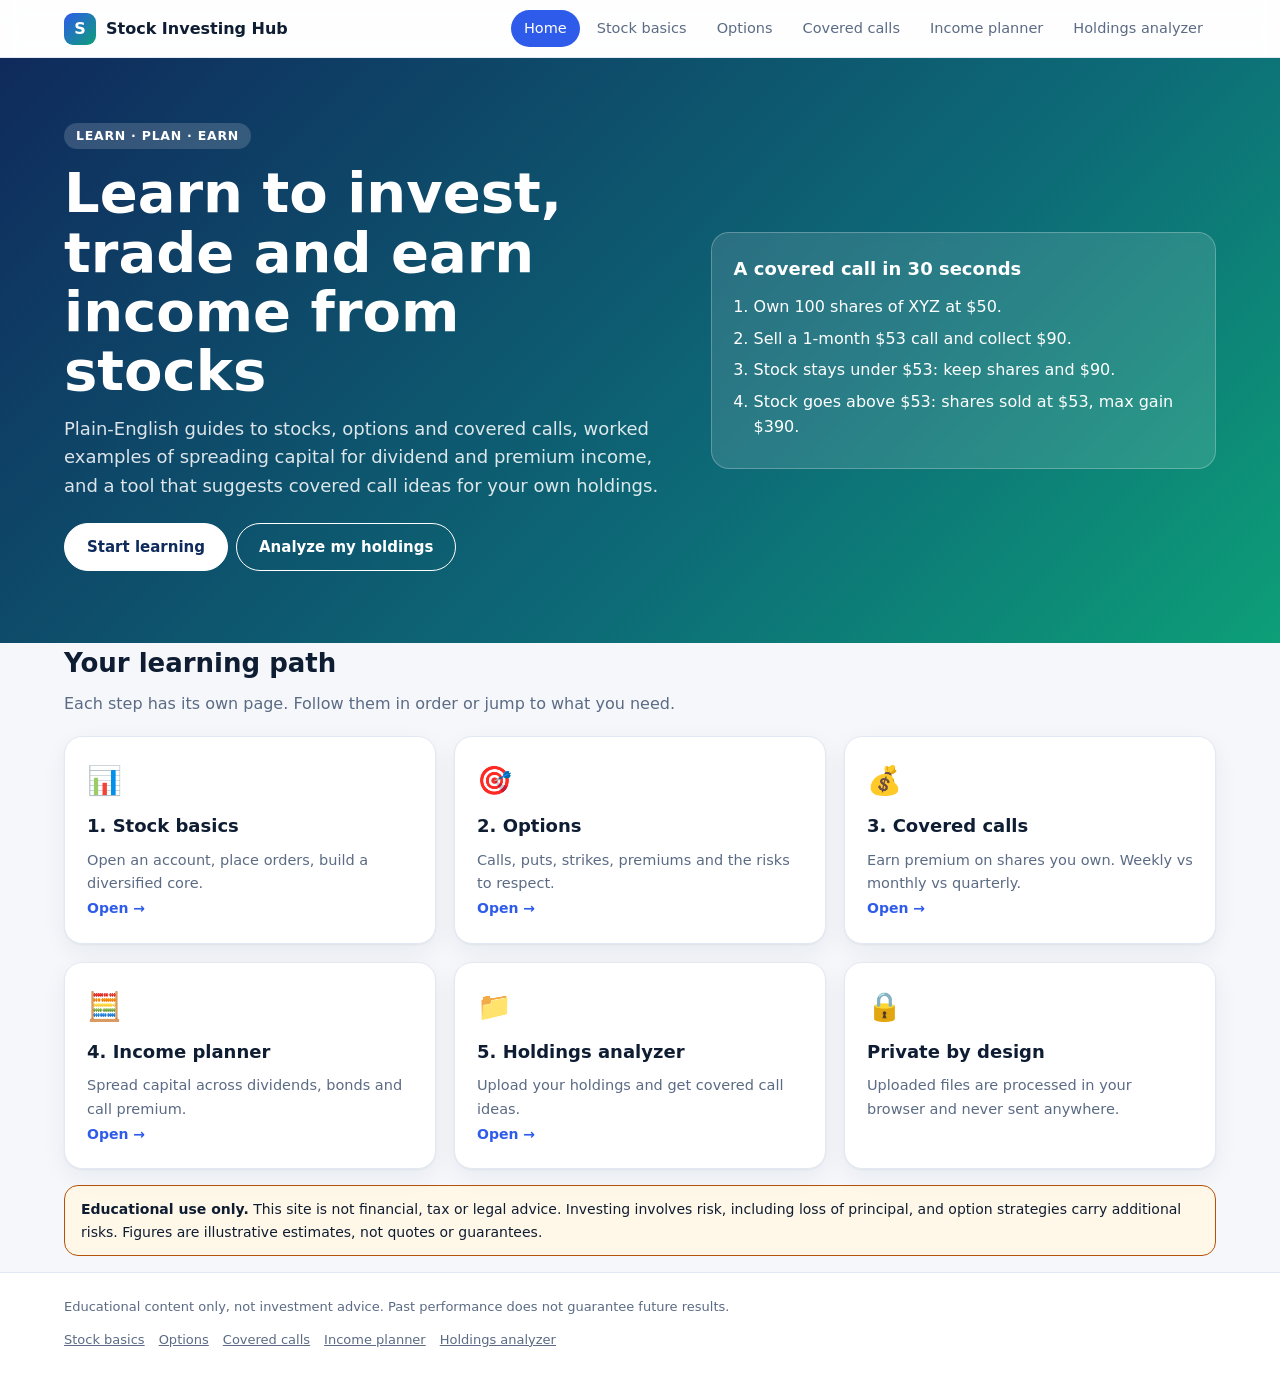
<file: site/index.html>
<!DOCTYPE html>
<html lang="en"><head><meta charset="utf-8"><meta name="viewport" content="width=device-width, initial-scale=1, viewport-fit=cover"><title>Home | Stock Investing Hub</title><link rel="stylesheet" href="styles.css"></head><body>
<header class="site-head"><div class="wrap head-in"><a class="logo" href="index.html"><i>S</i><span>Stock Investing Hub</span></a><nav><a href="index.html" aria-current="page">Home</a><a href="stocks.html">Stock basics</a><a href="options.html">Options</a><a href="covered-calls.html">Covered calls</a><a href="planner.html">Income planner</a><a href="analyzer.html">Holdings analyzer</a></nav></div></header>
<section class="hero"><div class="wrap"><div><span class="kick">Learn &middot; Plan &middot; Earn</span><h1>Learn to invest, trade and earn income from stocks</h1><p>Plain-English guides to stocks, options and covered calls, worked examples of spreading capital for dividend and premium income, and a tool that suggests covered call ideas for your own holdings.</p><a class="btn" href="stocks.html">Start learning</a><a class="btn alt" href="analyzer.html">Analyze my holdings</a></div>
<div class="glass"><h3>A covered call in 30 seconds</h3><ol><li>Own 100 shares of XYZ at $50.</li><li>Sell a 1-month $53 call and collect $90.</li><li>Stock stays under $53: keep shares and $90.</li><li>Stock goes above $53: shares sold at $53, max gain $390.</li></ol></div></div></section>
<main class="wrap"><h2>Your learning path</h2><p class="sub">Each step has its own page. Follow them in order or jump to what you need.</p>
<div class="grid g3">
<a class="tile" href="stocks.html"><span class="ic">📊</span><h3>1. Stock basics</h3><p>Open an account, place orders, build a diversified core.</p><b>Open &rarr;</b></a>
<a class="tile" href="options.html"><span class="ic">🎯</span><h3>2. Options</h3><p>Calls, puts, strikes, premiums and the risks to respect.</p><b>Open &rarr;</b></a>
<a class="tile" href="covered-calls.html"><span class="ic">💰</span><h3>3. Covered calls</h3><p>Earn premium on shares you own. Weekly vs monthly vs quarterly.</p><b>Open &rarr;</b></a>
<a class="tile" href="planner.html"><span class="ic">🧮</span><h3>4. Income planner</h3><p>Spread capital across dividends, bonds and call premium.</p><b>Open &rarr;</b></a>
<a class="tile" href="analyzer.html"><span class="ic">📁</span><h3>5. Holdings analyzer</h3><p>Upload your holdings and get covered call ideas.</p><b>Open &rarr;</b></a>
<div class="tile"><span class="ic">🔒</span><h3>Private by design</h3><p>Uploaded files are processed in your browser and never sent anywhere.</p></div></div><div class="warn"><b>Educational use only.</b> This site is not financial, tax or legal advice. Investing involves risk, including loss of principal, and option strategies carry additional risks. Figures are illustrative estimates, not quotes or guarantees.</div></main>
<footer><div class="wrap"><span>Educational content only, not investment advice. Past performance does not guarantee future results.</span><span><a href="stocks.html">Stock basics</a><a href="options.html">Options</a><a href="covered-calls.html">Covered calls</a><a href="planner.html">Income planner</a><a href="analyzer.html">Holdings analyzer</a></span></div></footer></body></html>
</file>
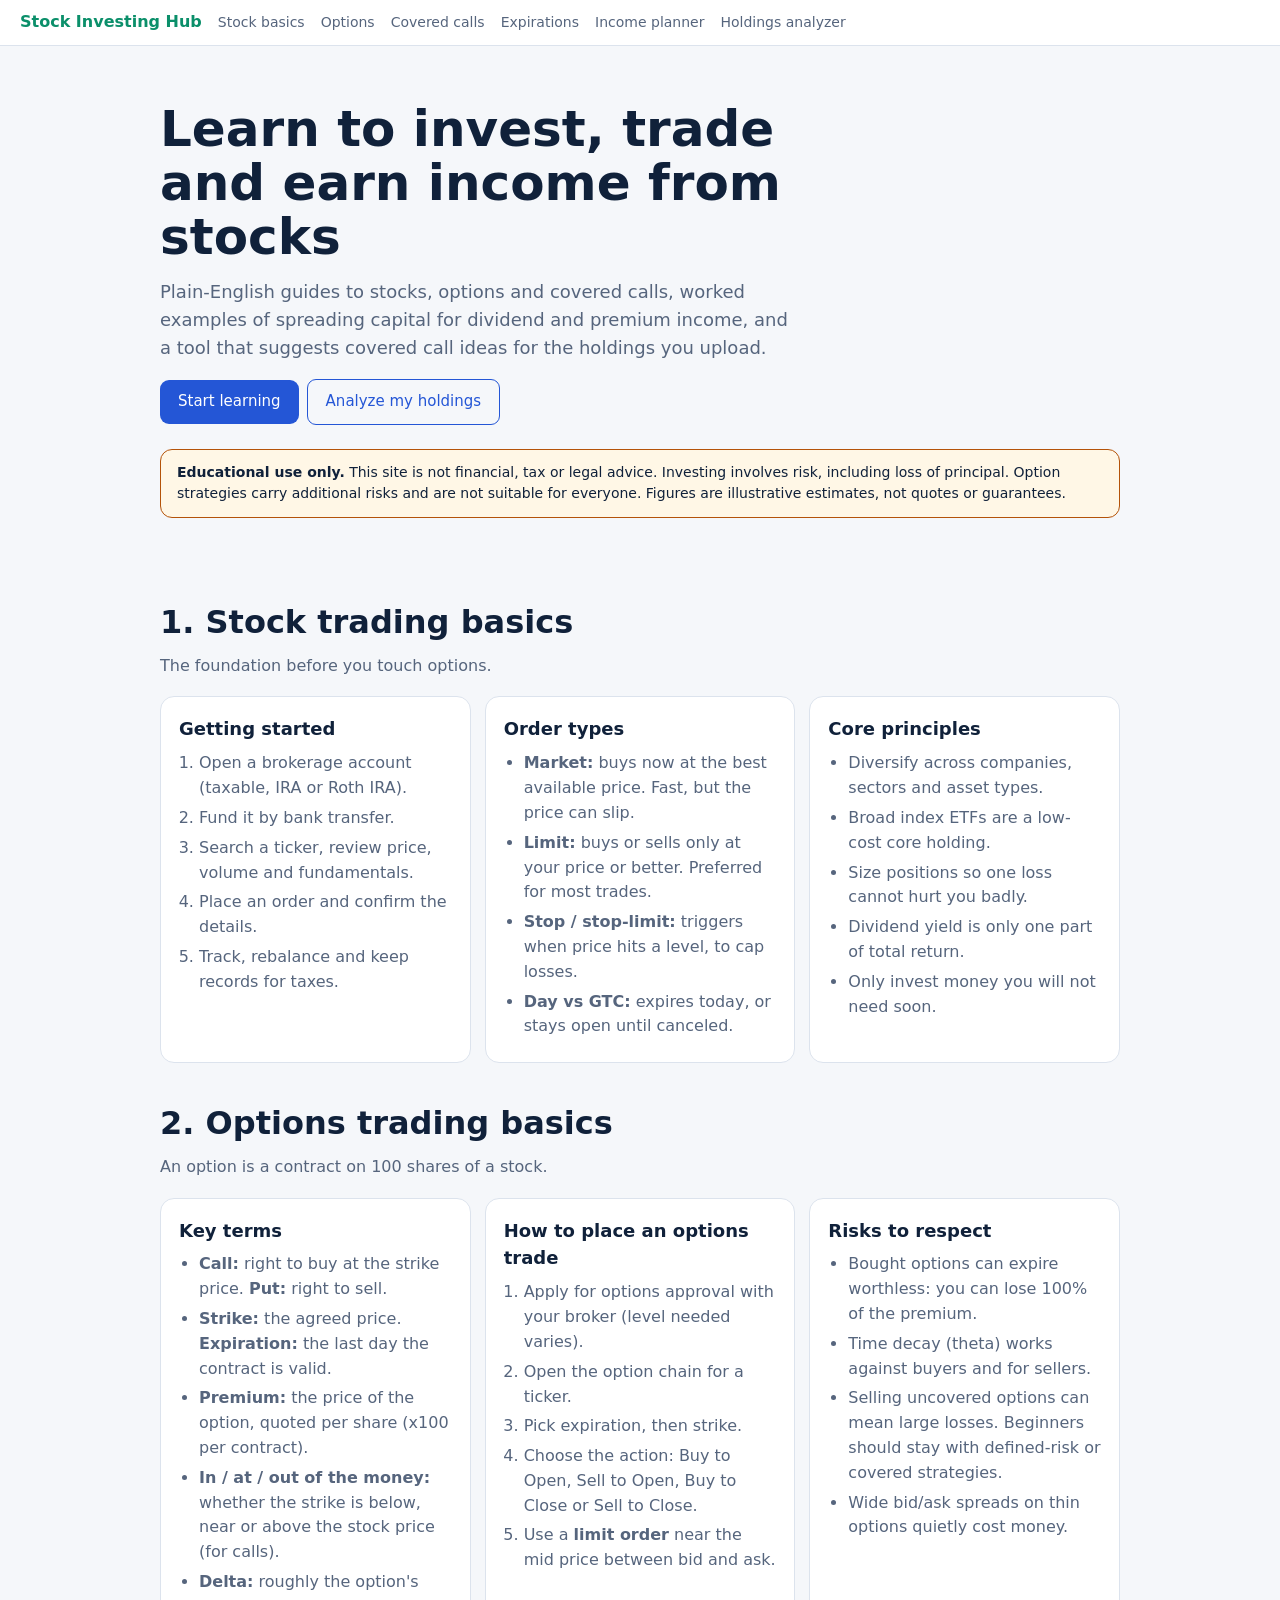
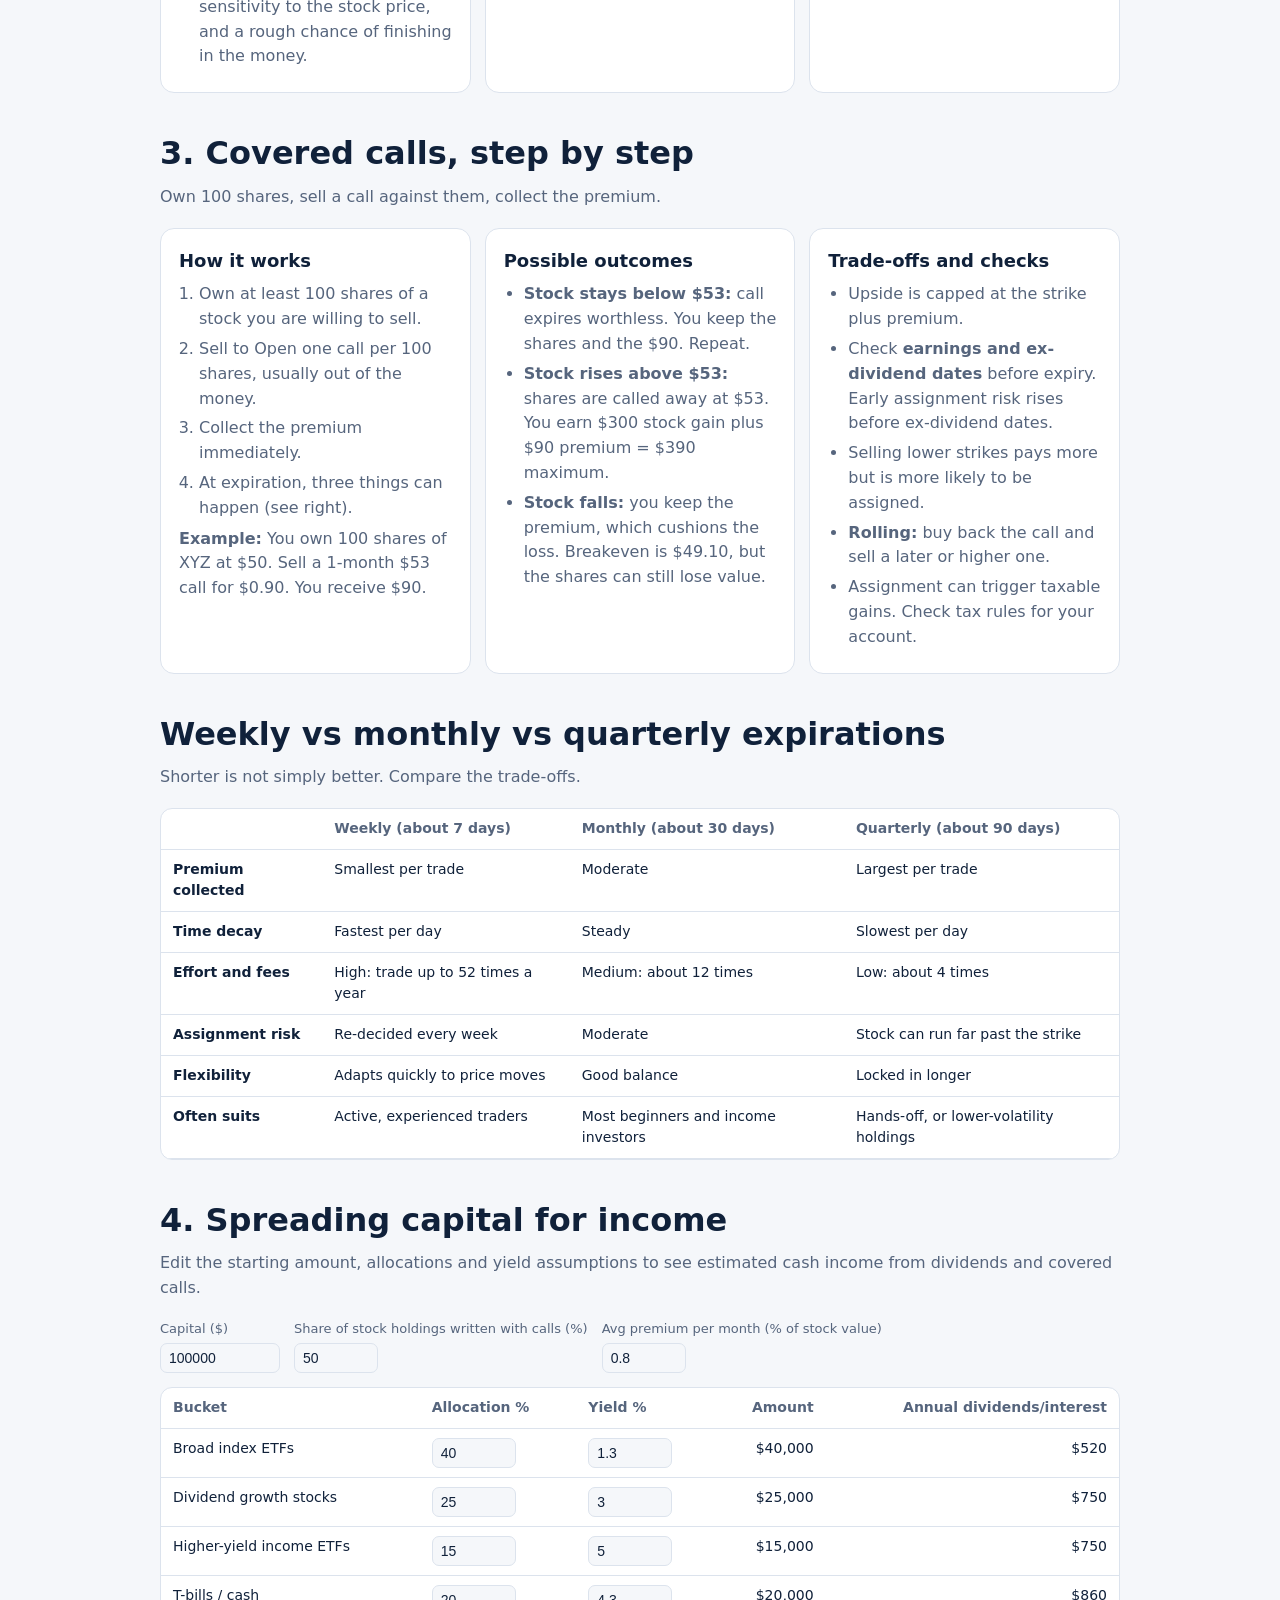
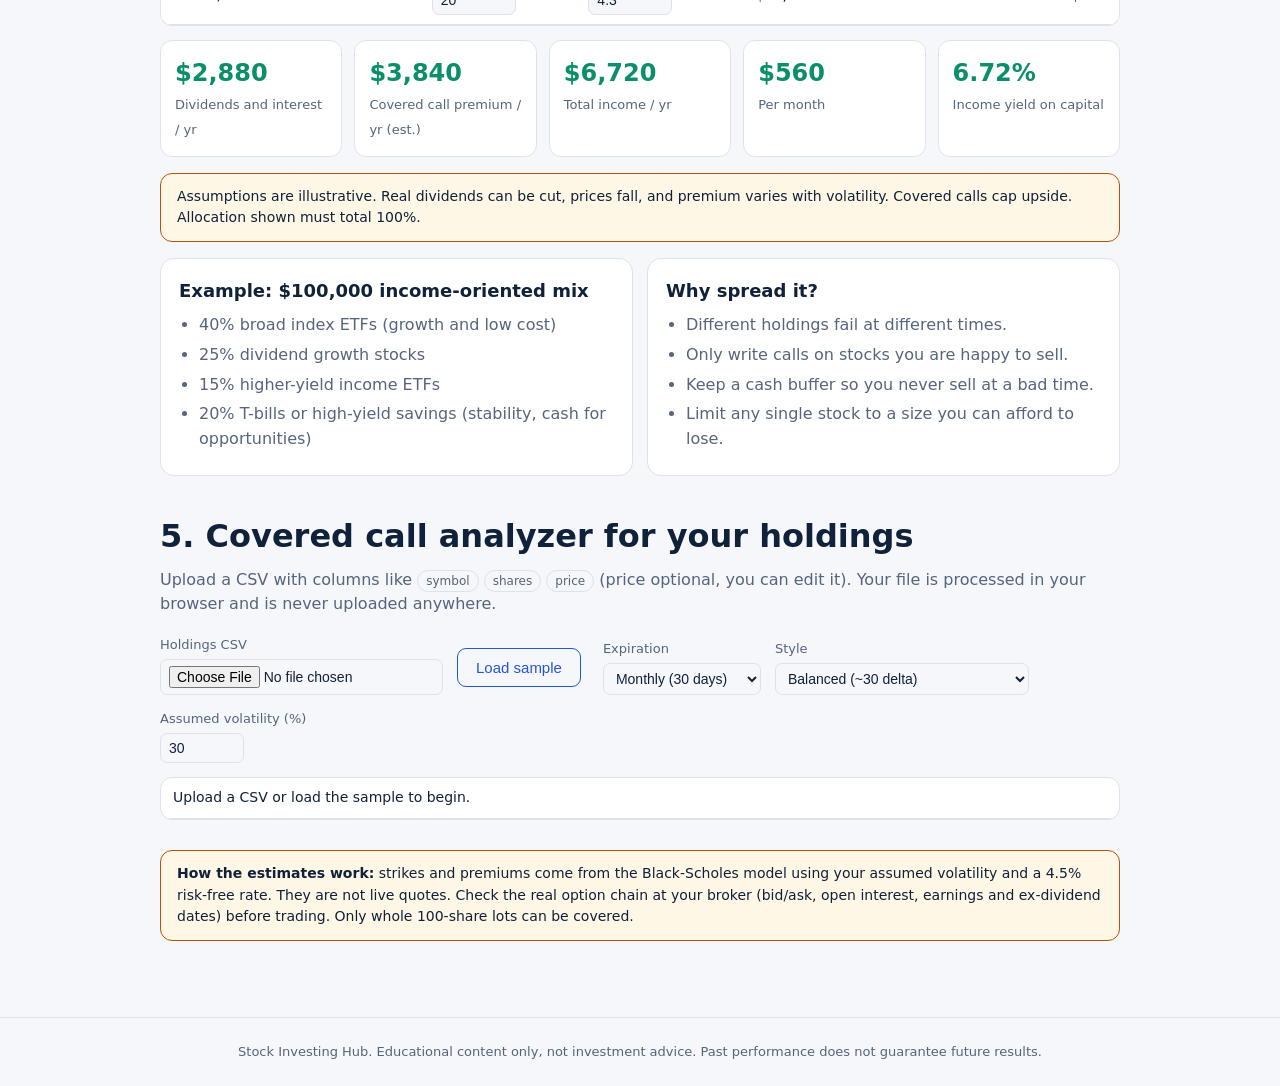
<file: stock-hub-oci/site/index.html>
<!DOCTYPE html>
<html lang="en">
<head>
<meta charset="utf-8">
<meta name="viewport" content="width=device-width, initial-scale=1, viewport-fit=cover">
<title>Stock Investing Hub: Learn Stocks, Options and Covered Calls</title>
<style>
:root{--bg:#f5f7fa;--card:#fff;--ink:#10213a;--mute:#56657d;--acc:#0b8f6a;--acc2:#2456d6;--line:#dce3ed;--warn:#b45309;--warnbg:#fff7e6;
box-sizing:border-box;padding-top:env(safe-area-inset-top,0px);padding-bottom:env(safe-area-inset-bottom,0px)}
@media (prefers-color-scheme:dark){:root:not([data-theme="light"]){--bg:#0b1322;--card:#141f35;--ink:#e9eff9;--mute:#9aaac6;--acc:#34d399;--acc2:#7ea2ff;--line:#26385a;--warn:#fbbf24;--warnbg:#2b2210}}
:root[data-theme="dark"]{--bg:#0b1322;--card:#141f35;--ink:#e9eff9;--mute:#9aaac6;--acc:#34d399;--acc2:#7ea2ff;--line:#26385a;--warn:#fbbf24;--warnbg:#2b2210}
html{scroll-padding-top:70px;scroll-behavior:smooth}
*{box-sizing:border-box}
body{margin:0;background:var(--bg);color:var(--ink);font-family:Inter,system-ui,-apple-system,"Segoe UI",Roboto,sans-serif;line-height:1.55}
header{position:sticky;top:env(safe-area-inset-top,0px);background:var(--card);border-bottom:1px solid var(--line);z-index:5;display:flex;gap:16px;align-items:center;padding:10px 20px;overflow-x:auto;white-space:nowrap}
header b{color:var(--acc)}
header a{color:var(--mute);text-decoration:none;font-size:14px}
header a:hover{color:var(--ink)}
main{max-width:1000px;margin:0 auto;padding:0 20px 60px}
.hero{padding:56px 0 28px}
.hero h1{font-size:clamp(30px,5vw,50px);line-height:1.08;margin:0 0 14px;max-width:20ch}
.hero p{font-size:18px;color:var(--mute);max-width:56ch;margin:0 0 18px}
.btn{display:inline-block;background:var(--acc2);color:#fff;border:0;border-radius:9px;padding:10px 18px;font-size:15px;cursor:pointer;text-decoration:none;margin:0 8px 8px 0}
.btn.alt{background:transparent;color:var(--acc2);border:1px solid var(--acc2)}
section{padding-top:36px}
h2{font-size:clamp(24px,3.5vw,32px);margin:0 0 6px}
.sub{color:var(--mute);margin:0 0 18px}
.grid{display:grid;gap:14px;grid-template-columns:repeat(auto-fit,minmax(280px,1fr))}
.card{background:var(--card);border:1px solid var(--line);border-radius:14px;padding:18px}
.card h3{margin:0 0 8px;font-size:18px}
.card ol,.card ul{margin:6px 0 0;padding-left:20px;color:var(--mute)}
.card li{margin-bottom:5px}
.card p{margin:6px 0;color:var(--mute)}
.warn{background:var(--warnbg);border:1px solid var(--warn);border-radius:12px;padding:12px 16px;color:var(--ink);font-size:14px;margin:16px 0}
.tw{overflow-x:auto;border:1px solid var(--line);border-radius:12px;background:var(--card)}
table{border-collapse:collapse;width:100%;font-size:14px}
th,td{padding:9px 12px;text-align:left;border-bottom:1px solid var(--line);vertical-align:top}
th{color:var(--mute);font-weight:600;white-space:nowrap}
td.n,th.n{text-align:right;white-space:nowrap}
input,select{background:var(--bg);color:var(--ink);border:1px solid var(--line);border-radius:7px;padding:6px 8px;font-size:14px;max-width:100%}
input[type=number]{width:84px}
.ctl{display:flex;flex-wrap:wrap;gap:14px;align-items:end;margin-bottom:14px}
.ctl label{display:flex;flex-direction:column;font-size:13px;color:var(--mute);gap:4px}
.kpis{display:grid;gap:12px;grid-template-columns:repeat(auto-fit,minmax(170px,1fr));margin-top:14px}
.kpi{background:var(--card);border:1px solid var(--line);border-radius:12px;padding:14px}
.kpi b{display:block;font-size:24px;color:var(--acc)}
.kpi span{font-size:13px;color:var(--mute)}
.pill{display:inline-block;padding:1px 8px;border-radius:99px;background:var(--bg);border:1px solid var(--line);font-size:12px;color:var(--mute)}
footer{border-top:1px solid var(--line);padding:24px 20px;text-align:center;color:var(--mute);font-size:13px}
</style>
</head>
<body>
<header><b>Stock Investing Hub</b><a href="#basics">Stock basics</a><a href="#options">Options</a><a href="#cc">Covered calls</a><a href="#expiry">Expirations</a><a href="#plan">Income planner</a><a href="#analyzer">Holdings analyzer</a></header>
<main>
<div class="hero">
<h1>Learn to invest, trade and earn income from stocks</h1>
<p>Plain-English guides to stocks, options and covered calls, worked examples of spreading capital for dividend and premium income, and a tool that suggests covered call ideas for the holdings you upload.</p>
<a class="btn" href="#basics">Start learning</a><a class="btn alt" href="#analyzer">Analyze my holdings</a>
<div class="warn"><b>Educational use only.</b> This site is not financial, tax or legal advice. Investing involves risk, including loss of principal. Option strategies carry additional risks and are not suitable for everyone. Figures are illustrative estimates, not quotes or guarantees.</div>
</div>

<section id="basics"><h2>1. Stock trading basics</h2><p class="sub">The foundation before you touch options.</p>
<div class="grid">
<div class="card"><h3>Getting started</h3><ol><li>Open a brokerage account (taxable, IRA or Roth IRA).</li><li>Fund it by bank transfer.</li><li>Search a ticker, review price, volume and fundamentals.</li><li>Place an order and confirm the details.</li><li>Track, rebalance and keep records for taxes.</li></ol></div>
<div class="card"><h3>Order types</h3><ul><li><b>Market:</b> buys now at the best available price. Fast, but the price can slip.</li><li><b>Limit:</b> buys or sells only at your price or better. Preferred for most trades.</li><li><b>Stop / stop-limit:</b> triggers when price hits a level, to cap losses.</li><li><b>Day vs GTC:</b> expires today, or stays open until canceled.</li></ul></div>
<div class="card"><h3>Core principles</h3><ul><li>Diversify across companies, sectors and asset types.</li><li>Broad index ETFs are a low-cost core holding.</li><li>Size positions so one loss cannot hurt you badly.</li><li>Dividend yield is only one part of total return.</li><li>Only invest money you will not need soon.</li></ul></div>
</div></section>

<section id="options"><h2>2. Options trading basics</h2><p class="sub">An option is a contract on 100 shares of a stock.</p>
<div class="grid">
<div class="card"><h3>Key terms</h3><ul><li><b>Call:</b> right to buy at the strike price. <b>Put:</b> right to sell.</li><li><b>Strike:</b> the agreed price. <b>Expiration:</b> the last day the contract is valid.</li><li><b>Premium:</b> the price of the option, quoted per share (x100 per contract).</li><li><b>In / at / out of the money:</b> whether the strike is below, near or above the stock price (for calls).</li><li><b>Delta:</b> roughly the option's sensitivity to the stock price, and a rough chance of finishing in the money.</li></ul></div>
<div class="card"><h3>How to place an options trade</h3><ol><li>Apply for options approval with your broker (level needed varies).</li><li>Open the option chain for a ticker.</li><li>Pick expiration, then strike.</li><li>Choose the action: Buy to Open, Sell to Open, Buy to Close or Sell to Close.</li><li>Use a <b>limit order</b> near the mid price between bid and ask.</li></ol></div>
<div class="card"><h3>Risks to respect</h3><ul><li>Bought options can expire worthless: you can lose 100% of the premium.</li><li>Time decay (theta) works against buyers and for sellers.</li><li>Selling uncovered options can mean large losses. Beginners should stay with defined-risk or covered strategies.</li><li>Wide bid/ask spreads on thin options quietly cost money.</li></ul></div>
</div></section>

<section id="cc"><h2>3. Covered calls, step by step</h2><p class="sub">Own 100 shares, sell a call against them, collect the premium.</p>
<div class="grid">
<div class="card"><h3>How it works</h3><ol><li>Own at least 100 shares of a stock you are willing to sell.</li><li>Sell to Open one call per 100 shares, usually out of the money.</li><li>Collect the premium immediately.</li><li>At expiration, three things can happen (see right).</li></ol><p><b>Example:</b> You own 100 shares of XYZ at $50. Sell a 1-month $53 call for $0.90. You receive $90.</p></div>
<div class="card"><h3>Possible outcomes</h3><ul><li><b>Stock stays below $53:</b> call expires worthless. You keep the shares and the $90. Repeat.</li><li><b>Stock rises above $53:</b> shares are called away at $53. You earn $300 stock gain plus $90 premium = $390 maximum.</li><li><b>Stock falls:</b> you keep the premium, which cushions the loss. Breakeven is $49.10, but the shares can still lose value.</li></ul></div>
<div class="card"><h3>Trade-offs and checks</h3><ul><li>Upside is capped at the strike plus premium.</li><li>Check <b>earnings and ex-dividend dates</b> before expiry. Early assignment risk rises before ex-dividend dates.</li><li>Selling lower strikes pays more but is more likely to be assigned.</li><li><b>Rolling:</b> buy back the call and sell a later or higher one.</li><li>Assignment can trigger taxable gains. Check tax rules for your account.</li></ul></div>
</div></section>

<section id="expiry"><h2>Weekly vs monthly vs quarterly expirations</h2><p class="sub">Shorter is not simply better. Compare the trade-offs.</p>
<div class="tw"><table><tr><th></th><th>Weekly (about 7 days)</th><th>Monthly (about 30 days)</th><th>Quarterly (about 90 days)</th></tr>
<tr><td><b>Premium collected</b></td><td>Smallest per trade</td><td>Moderate</td><td>Largest per trade</td></tr>
<tr><td><b>Time decay</b></td><td>Fastest per day</td><td>Steady</td><td>Slowest per day</td></tr>
<tr><td><b>Effort and fees</b></td><td>High: trade up to 52 times a year</td><td>Medium: about 12 times</td><td>Low: about 4 times</td></tr>
<tr><td><b>Assignment risk</b></td><td>Re-decided every week</td><td>Moderate</td><td>Stock can run far past the strike</td></tr>
<tr><td><b>Flexibility</b></td><td>Adapts quickly to price moves</td><td>Good balance</td><td>Locked in longer</td></tr>
<tr><td><b>Often suits</b></td><td>Active, experienced traders</td><td>Most beginners and income investors</td><td>Hands-off, or lower-volatility holdings</td></tr></table></div></section>

<section id="plan"><h2>4. Spreading capital for income</h2><p class="sub">Edit the starting amount, allocations and yield assumptions to see estimated cash income from dividends and covered calls.</p>
<div class="ctl"><label>Capital ($)<input type="number" id="cap" value="100000" step="1000" style="width:120px"></label>
<label>Share of stock holdings written with calls (%)<input type="number" id="cov" value="50"></label>
<label>Avg premium per month (% of stock value)<input type="number" id="prem" value="0.8" step="0.1"></label></div>
<div class="tw"><table id="alloc"></table></div>
<div class="kpis" id="plankpi"></div>
<div class="warn">Assumptions are illustrative. Real dividends can be cut, prices fall, and premium varies with volatility. Covered calls cap upside. Allocation shown must total 100%.</div>
<div class="grid"><div class="card"><h3>Example: $100,000 income-oriented mix</h3><ul><li>40% broad index ETFs (growth and low cost)</li><li>25% dividend growth stocks</li><li>15% higher-yield income ETFs</li><li>20% T-bills or high-yield savings (stability, cash for opportunities)</li></ul></div>
<div class="card"><h3>Why spread it?</h3><ul><li>Different holdings fail at different times.</li><li>Only write calls on stocks you are happy to sell.</li><li>Keep a cash buffer so you never sell at a bad time.</li><li>Limit any single stock to a size you can afford to lose.</li></ul></div></div></section>

<section id="analyzer"><h2>5. Covered call analyzer for your holdings</h2>
<p class="sub">Upload a CSV with columns like <span class="pill">symbol</span> <span class="pill">shares</span> <span class="pill">price</span> (price optional, you can edit it). Your file is processed in your browser and is never uploaded anywhere.</p>
<div class="ctl"><label>Holdings CSV<input type="file" id="file" accept=".csv,.txt"></label><button class="btn alt" id="sample">Load sample</button>
<label>Expiration<select id="exp"><option value="7">Weekly (7 days)</option><option value="30" selected>Monthly (30 days)</option><option value="90">Quarterly (90 days)</option></select></label>
<label>Style<select id="sty"><option value="0.40">Income (more premium, ~40 delta)</option><option value="0.30" selected>Balanced (~30 delta)</option><option value="0.15">Growth-friendly (~15 delta)</option></select></label>
<label>Assumed volatility (%)<input type="number" id="iv" value="30"></label></div>
<div class="tw"><table id="res"><tr><td>Upload a CSV or load the sample to begin.</td></tr></table></div>
<div class="kpis" id="resk"></div>
<div class="warn"><b>How the estimates work:</b> strikes and premiums come from the Black-Scholes model using your assumed volatility and a 4.5% risk-free rate. They are not live quotes. Check the real option chain at your broker (bid/ask, open interest, earnings and ex-dividend dates) before trading. Only whole 100-share lots can be covered.</div></section>
</main>
<footer>Stock Investing Hub. Educational content only, not investment advice. Past performance does not guarantee future results.</footer>
<script>
var $=function(i){return document.getElementById(i)};
var money=function(v){return '$'+Math.round(v).toLocaleString()};
var money2=function(v){return '$'+v.toFixed(2)};
function esc(s){return String(s).replace(/[&<>"]/g,function(c){return {'&':'&amp;','<':'&lt;','>':'&gt;','"':'&quot;'}[c]})}
/* ---- Income planner ---- */
var B=[{n:'Broad index ETFs',a:40,y:1.3,eq:1},{n:'Dividend growth stocks',a:25,y:3,eq:1},{n:'Higher-yield income ETFs',a:15,y:5,eq:1},{n:'T-bills / cash',a:20,y:4.3,eq:0}];
function drawAlloc(){var h='<tr><th>Bucket</th><th>Allocation %</th><th>Yield %</th><th class="n">Amount</th><th class="n">Annual dividends/interest</th></tr>';
B.forEach(function(b,i){h+='<tr><td>'+b.n+'</td><td><input type="number" data-i="'+i+'" data-k="a" value="'+b.a+'"></td><td><input type="number" step="0.1" data-i="'+i+'" data-k="y" value="'+b.y+'"></td><td class="n" id="am'+i+'"></td><td class="n" id="dv'+i+'"></td></tr>'});
$('alloc').innerHTML=h;$('alloc').querySelectorAll('input').forEach(function(e){e.oninput=function(){B[+e.dataset.i][e.dataset.k]=+e.value||0;calc()}});}
function calc(){var cap=+$('cap').value||0,cov=(+$('cov').value||0)/100,pm=(+$('prem').value||0)/100,tot=0,div=0,eqv=0;
B.forEach(function(b,i){var amt=cap*b.a/100,d=amt*b.y/100;tot+=b.a;div+=d;if(b.eq)eqv+=amt;$('am'+i).textContent=money(amt);$('dv'+i).textContent=money(d)});
var cc=eqv*cov*pm*12,all=div+cc;
$('plankpi').innerHTML=k('Dividends and interest / yr',money(div))+k('Covered call premium / yr (est.)',money(cc))+k('Total income / yr',money(all))+k('Per month',money(all/12))+k('Income yield on capital',(cap?all/cap*100:0).toFixed(2)+'%')+(Math.round(tot)!==100?k('Allocation total',tot+'% (should be 100%)'):'');}
function k(t,v){return '<div class="kpi"><b>'+v+'</b><span>'+t+'</span></div>'}
['cap','cov','prem'].forEach(function(i){$(i).oninput=calc});drawAlloc();calc();
/* ---- Option math ---- */
function N(x){var t=1/(1+0.2316419*Math.abs(x)),d=0.3989423*Math.exp(-x*x/2),p=d*t*(0.3193815+t*(-0.3565638+t*(1.781478+t*(-1.821256+t*1.330274))));return x>0?1-p:p}
var R=0.045;
function d1(S,K,T,s){return (Math.log(S/K)+(R+s*s/2)*T)/(s*Math.sqrt(T))}
function call(S,K,T,s){var a=d1(S,K,T,s);return S*N(a)-K*Math.exp(-R*T)*N(a-s*Math.sqrt(T))}
function strikeFor(S,T,s,dl){var lo=S*0.8,hi=S*2;for(var i=0;i<50;i++){var m=(lo+hi)/2;if(N(d1(S,m,T,s))>dl)lo=m;else hi=m}return (lo+hi)/2}
function snap(K,S){var st=S<25?0.5:S<200?1:2.5;return Math.max(st,Math.round(K/st)*st)}
/* ---- Analyzer ---- */
var H=[];
function parse(txt){var L=txt.split(/\r?\n/).filter(function(x){return x.trim()});if(!L.length)return [];
var sp=function(l){return l.split(',').map(function(c){return c.replace(/["$\s]/g,'')})},hd=sp(L[0]).map(function(x){return x.toLowerCase()});
var f=function(re){return hd.findIndex(function(h){return re.test(h)})},hasH=hd.some(function(h){return /symbol|ticker|shares|quantity|qty/.test(h)});
var is=hasH?f(/symbol|ticker/):0,iq=hasH?f(/shares|quantity|qty/):1,ip=hasH?f(/price|last/):2;if(is<0)is=0;if(iq<0)iq=1;
return L.slice(hasH?1:0).map(function(l){var c=sp(l),sh=parseFloat((c[iq]||'').replace(/,/g,'')),pr=ip>=0?parseFloat(c[ip]):NaN;return {sym:(c[is]||'').toUpperCase(),sh:sh,px:isNaN(pr)?0:pr}}).filter(function(r){return r.sym&&r.sh>0});}
function run(){var T=+$('exp').value/365,dl=+$('sty').value,iv0=(+$('iv').value||30)/100,days=+$('exp').value;
var h='<tr><th>Symbol</th><th class="n">Shares</th><th class="n">Price ($)</th><th class="n">Contracts</th><th class="n">Suggested strike</th><th class="n">Est. premium/share</th><th class="n">Total premium</th><th class="n">Return, period</th><th class="n">Annualized</th><th class="n">Chance called away</th><th class="n">Max gain if called</th><th class="n">Breakeven</th></tr>',tp=0,tv=0,tc=0;
H.forEach(function(r,i){var ct=Math.floor(r.sh/100);h+='<tr><td><b>'+esc(r.sym)+'</b></td><td class="n">'+r.sh+'</td><td class="n"><input type="number" step="0.01" value="'+(r.px||'')+'" data-i="'+i+'" placeholder="enter"></td>';
if(!r.px){h+='<td colspan="9">Enter a price to analyze.</td></tr>';return}
if(!ct){h+='<td colspan="9">Needs 100 shares to cover one contract ('+(100-r.sh)+' more).</td></tr>';return}
var K=snap(strikeFor(r.px,T,iv0,dl),r.px);if(K<=r.px)K=snap(r.px*1.01,r.px)+0;var p=call(r.px,K,T,iv0),tot=p*100*ct,ret=p/r.px,pc=N(d1(r.px,K,T,iv0)-iv0*Math.sqrt(T)),mg=((K-r.px)+p)*100*ct;
tp+=tot;tv+=r.px*100*ct;tc+=ct;
h+='<td class="n">'+ct+'</td><td class="n">'+money2(K)+' <span class="pill">'+((K/r.px-1)*100).toFixed(1)+'% OTM</span></td><td class="n">'+money2(p)+'</td><td class="n">'+money(tot)+'</td><td class="n">'+(ret*100).toFixed(2)+'%</td><td class="n">'+(ret*365/days*100).toFixed(1)+'%</td><td class="n">'+(pc*100).toFixed(0)+'%</td><td class="n">'+money(mg)+'</td><td class="n">'+money2(r.px-p)+'</td></tr>'});
$('res').innerHTML=h;$('res').querySelectorAll('input').forEach(function(e){e.onchange=function(){H[+e.dataset.i].px=+e.value||0;run()}});
$('resk').innerHTML=tc?k('Contracts to sell',tc)+k('Est. premium this period',money(tp))+k('Stock value covered',money(tv))+k('Return on covered value',(tp/tv*100).toFixed(2)+'%')+k('Annualized if repeated',(tp/tv*365/days*100).toFixed(1)+'%'):'';}
$('file').onchange=function(e){var f=e.target.files[0];if(!f)return;var r=new FileReader();r.onload=function(){H=parse(String(r.result));if(!H.length){$('res').innerHTML='<tr><td>No holdings found. Use columns: symbol, shares, price.</td></tr>';return}run()};r.readAsText(f)};
$('sample').onclick=function(){H=parse('symbol,shares,price\nAAPL,200,225\nMSFT,150,430\nKO,500,68\nPLTR,60,40\nT,1000,22');run()};
['exp','sty','iv'].forEach(function(i){$(i).onchange=function(){if(H.length)run()}});
</script>
</body>
</html>
</file>
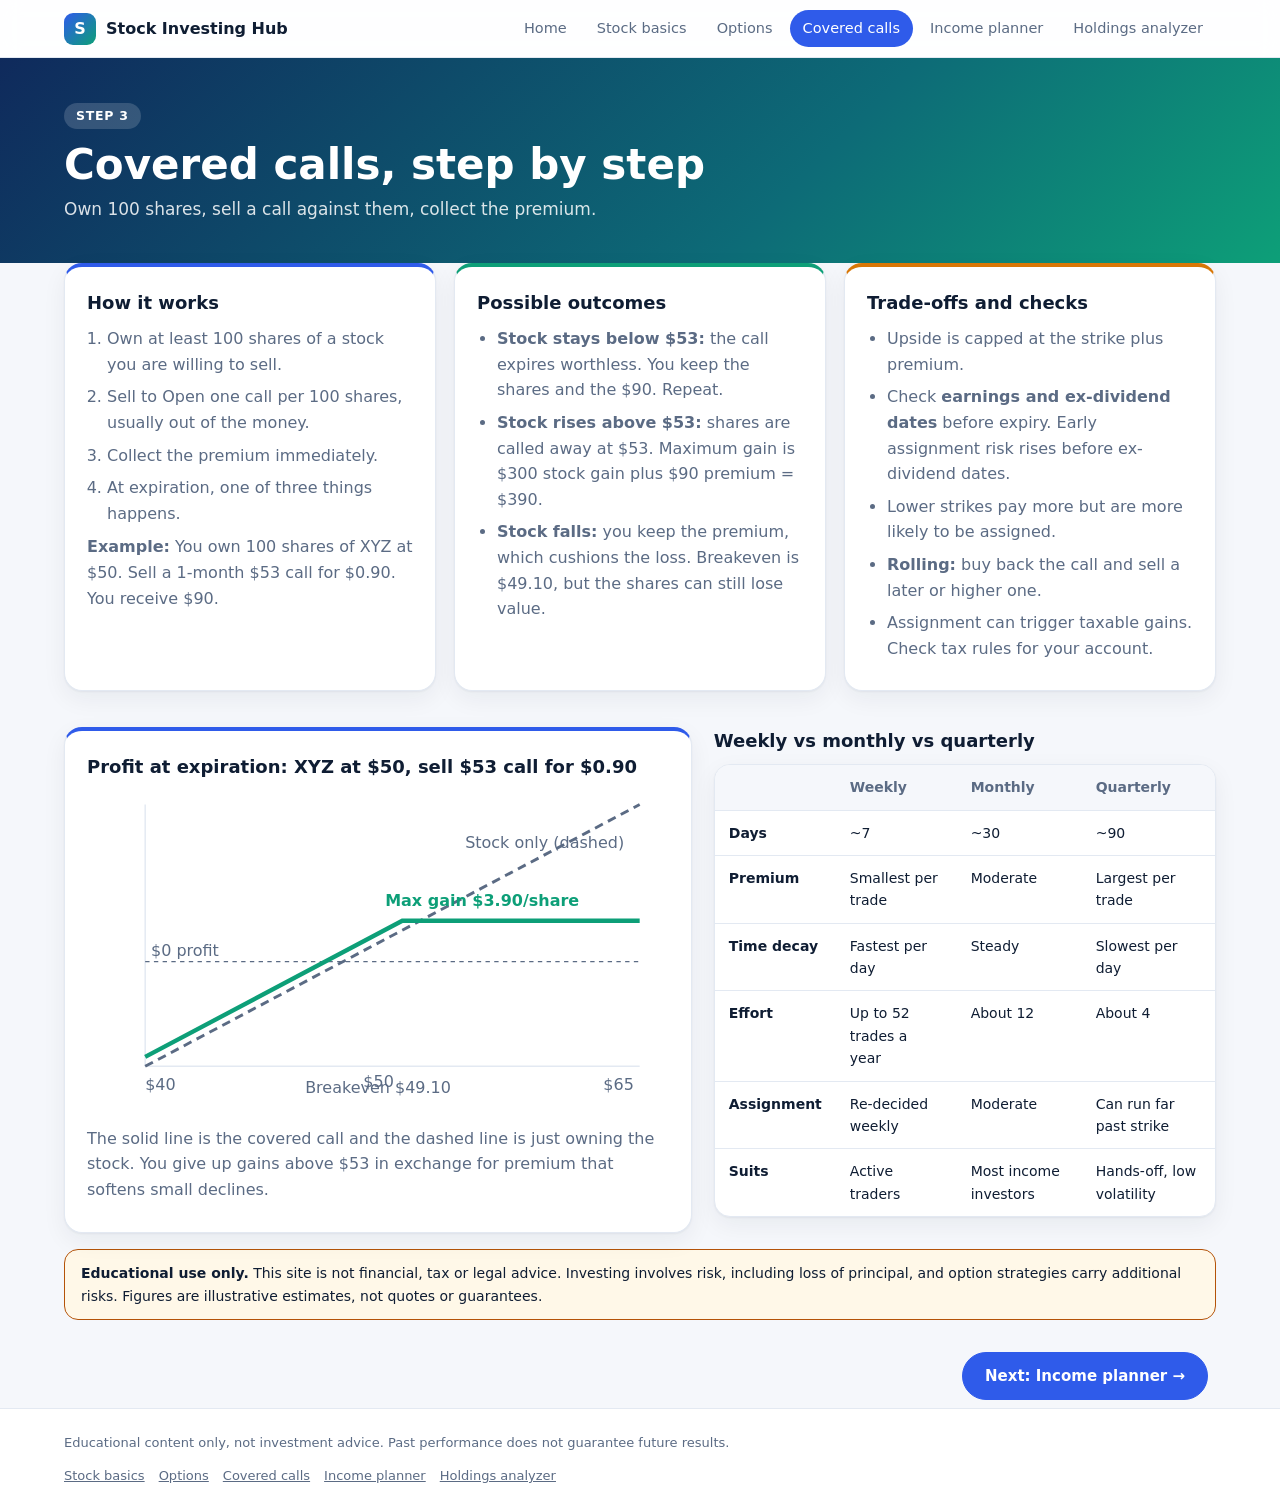
<file: site/covered-calls.html>
<!DOCTYPE html>
<html lang="en"><head><meta charset="utf-8"><meta name="viewport" content="width=device-width, initial-scale=1, viewport-fit=cover"><title>Covered calls | Stock Investing Hub</title><link rel="stylesheet" href="styles.css"></head><body>
<header class="site-head"><div class="wrap head-in"><a class="logo" href="index.html"><i>S</i><span>Stock Investing Hub</span></a><nav><a href="index.html">Home</a><a href="stocks.html">Stock basics</a><a href="options.html">Options</a><a href="covered-calls.html" aria-current="page">Covered calls</a><a href="planner.html">Income planner</a><a href="analyzer.html">Holdings analyzer</a></nav></div></header>
<section class="ph"><div class="wrap"><span class="kick">Step 3</span><h1>Covered calls, step by step</h1><p>Own 100 shares, sell a call against them, collect the premium.</p></div></section>
<main class="wrap"><div class="grid g3">
<div class="card"><h3>How it works</h3><ol><li>Own at least 100 shares of a stock you are willing to sell.</li><li>Sell to Open one call per 100 shares, usually out of the money.</li><li>Collect the premium immediately.</li><li>At expiration, one of three things happens.</li></ol><p><b>Example:</b> You own 100 shares of XYZ at $50. Sell a 1-month $53 call for $0.90. You receive $90.</p></div>
<div class="card green"><h3>Possible outcomes</h3><ul><li><b>Stock stays below $53:</b> the call expires worthless. You keep the shares and the $90. Repeat.</li><li><b>Stock rises above $53:</b> shares are called away at $53. Maximum gain is $300 stock gain plus $90 premium = $390.</li><li><b>Stock falls:</b> you keep the premium, which cushions the loss. Breakeven is $49.10, but the shares can still lose value.</li></ul></div>
<div class="card amber"><h3>Trade-offs and checks</h3><ul><li>Upside is capped at the strike plus premium.</li><li>Check <b>earnings and ex-dividend dates</b> before expiry. Early assignment risk rises before ex-dividend dates.</li><li>Lower strikes pay more but are more likely to be assigned.</li><li><b>Rolling:</b> buy back the call and sell a later or higher one.</li><li>Assignment can trigger taxable gains. Check tax rules for your account.</li></ul></div></div>
<div class="sec split"><div class="card"><h3>Profit at expiration: XYZ at $50, sell $53 call for $0.90</h3><svg class="chart" viewBox="0 0 400 220" role="img" aria-label="Covered call profit at expiration compared with owning the stock"><line class="ax" x1="40" y1="10" x2="40" y2="190"/><line class="ax" x1="40" y1="190" x2="380" y2="190"/><line class="zero" x1="40" y1="118" x2="380" y2="118"/><polyline class="stock" points="40,190 380,10"/><polyline class="cc" points="40,183.5 216.8,89.9 380,89.9"/><text x="44" y="114">$0 profit</text><text x="150" y="208">Breakeven $49.10</text><text x="205" y="80" class="lg">Max gain $3.90/share</text><text x="260" y="40">Stock only (dashed)</text><text x="40" y="206">$40</text><text x="190" y="190" dy="14">$50</text><text x="355" y="206">$65</text></svg><p>The solid line is the covered call and the dashed line is just owning the stock. You give up gains above $53 in exchange for premium that softens small declines.</p></div>
<div><h3>Weekly vs monthly vs quarterly</h3><div class="tw"><table><tr><th></th><th>Weekly</th><th>Monthly</th><th>Quarterly</th></tr>
<tr><td><b>Days</b></td><td>~7</td><td>~30</td><td>~90</td></tr>
<tr><td><b>Premium</b></td><td>Smallest per trade</td><td>Moderate</td><td>Largest per trade</td></tr>
<tr><td><b>Time decay</b></td><td>Fastest per day</td><td>Steady</td><td>Slowest per day</td></tr>
<tr><td><b>Effort</b></td><td>Up to 52 trades a year</td><td>About 12</td><td>About 4</td></tr>
<tr><td><b>Assignment</b></td><td>Re-decided weekly</td><td>Moderate</td><td>Can run far past strike</td></tr>
<tr><td><b>Suits</b></td><td>Active traders</td><td>Most income investors</td><td>Hands-off, low volatility</td></tr></table></div></div></div><div class="warn"><b>Educational use only.</b> This site is not financial, tax or legal advice. Investing involves risk, including loss of principal, and option strategies carry additional risks. Figures are illustrative estimates, not quotes or guarantees.</div><div class="next"><a class="btn" href="planner.html">Next: Income planner &rarr;</a></div></main>
<footer><div class="wrap"><span>Educational content only, not investment advice. Past performance does not guarantee future results.</span><span><a href="stocks.html">Stock basics</a><a href="options.html">Options</a><a href="covered-calls.html">Covered calls</a><a href="planner.html">Income planner</a><a href="analyzer.html">Holdings analyzer</a></span></div></footer></body></html>
</file>
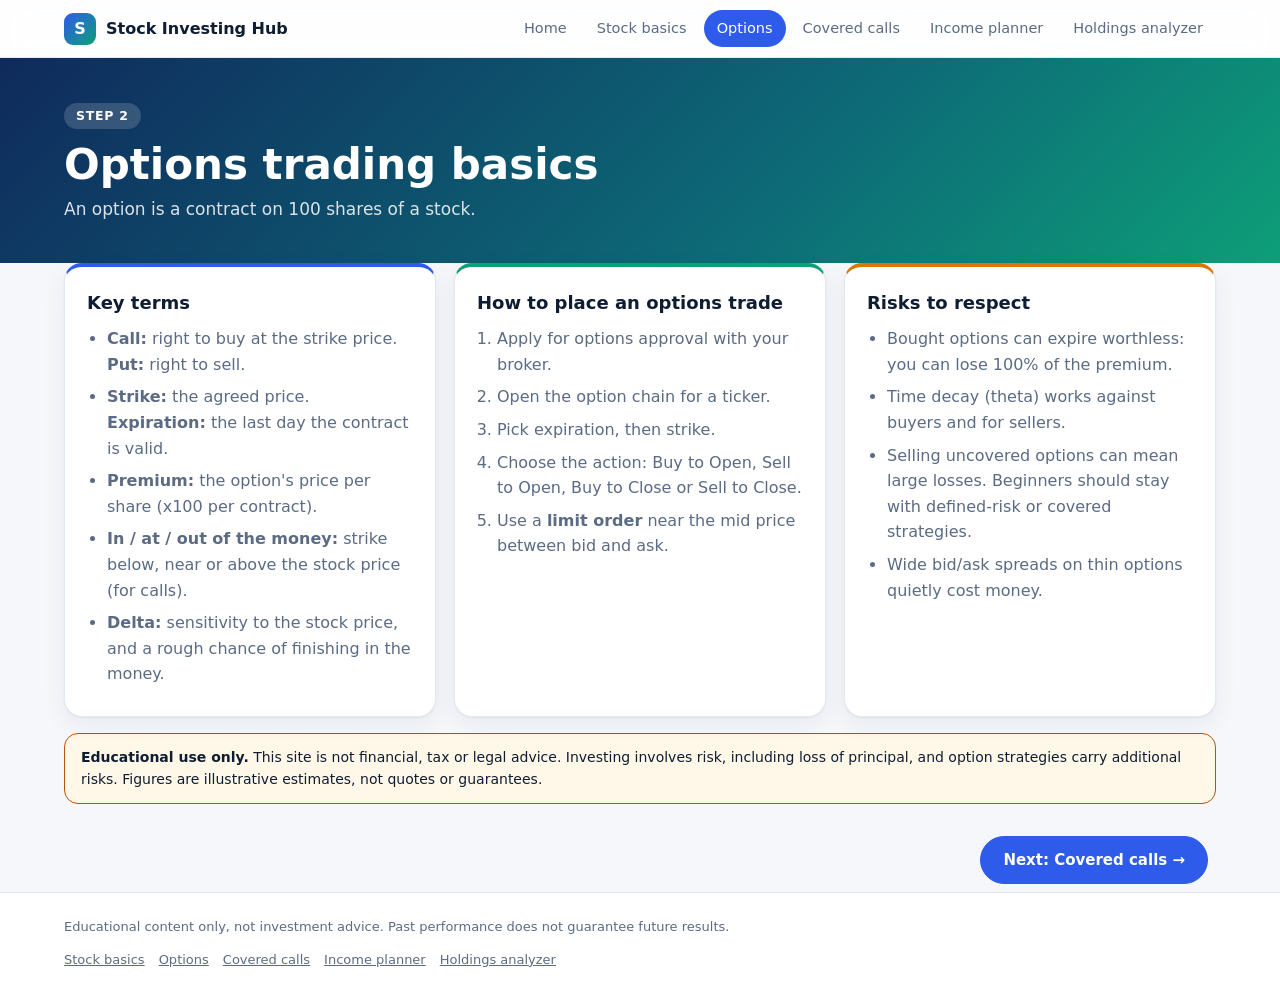
<file: site/options.html>
<!DOCTYPE html>
<html lang="en"><head><meta charset="utf-8"><meta name="viewport" content="width=device-width, initial-scale=1, viewport-fit=cover"><title>Options | Stock Investing Hub</title><link rel="stylesheet" href="styles.css"></head><body>
<header class="site-head"><div class="wrap head-in"><a class="logo" href="index.html"><i>S</i><span>Stock Investing Hub</span></a><nav><a href="index.html">Home</a><a href="stocks.html">Stock basics</a><a href="options.html" aria-current="page">Options</a><a href="covered-calls.html">Covered calls</a><a href="planner.html">Income planner</a><a href="analyzer.html">Holdings analyzer</a></nav></div></header>
<section class="ph"><div class="wrap"><span class="kick">Step 2</span><h1>Options trading basics</h1><p>An option is a contract on 100 shares of a stock.</p></div></section>
<main class="wrap"><div class="grid g3">
<div class="card"><h3>Key terms</h3><ul><li><b>Call:</b> right to buy at the strike price. <b>Put:</b> right to sell.</li><li><b>Strike:</b> the agreed price. <b>Expiration:</b> the last day the contract is valid.</li><li><b>Premium:</b> the option's price per share (x100 per contract).</li><li><b>In / at / out of the money:</b> strike below, near or above the stock price (for calls).</li><li><b>Delta:</b> sensitivity to the stock price, and a rough chance of finishing in the money.</li></ul></div>
<div class="card green"><h3>How to place an options trade</h3><ol><li>Apply for options approval with your broker.</li><li>Open the option chain for a ticker.</li><li>Pick expiration, then strike.</li><li>Choose the action: Buy to Open, Sell to Open, Buy to Close or Sell to Close.</li><li>Use a <b>limit order</b> near the mid price between bid and ask.</li></ol></div>
<div class="card amber"><h3>Risks to respect</h3><ul><li>Bought options can expire worthless: you can lose 100% of the premium.</li><li>Time decay (theta) works against buyers and for sellers.</li><li>Selling uncovered options can mean large losses. Beginners should stay with defined-risk or covered strategies.</li><li>Wide bid/ask spreads on thin options quietly cost money.</li></ul></div></div><div class="warn"><b>Educational use only.</b> This site is not financial, tax or legal advice. Investing involves risk, including loss of principal, and option strategies carry additional risks. Figures are illustrative estimates, not quotes or guarantees.</div><div class="next"><a class="btn" href="covered-calls.html">Next: Covered calls &rarr;</a></div></main>
<footer><div class="wrap"><span>Educational content only, not investment advice. Past performance does not guarantee future results.</span><span><a href="stocks.html">Stock basics</a><a href="options.html">Options</a><a href="covered-calls.html">Covered calls</a><a href="planner.html">Income planner</a><a href="analyzer.html">Holdings analyzer</a></span></div></footer></body></html>
</file>
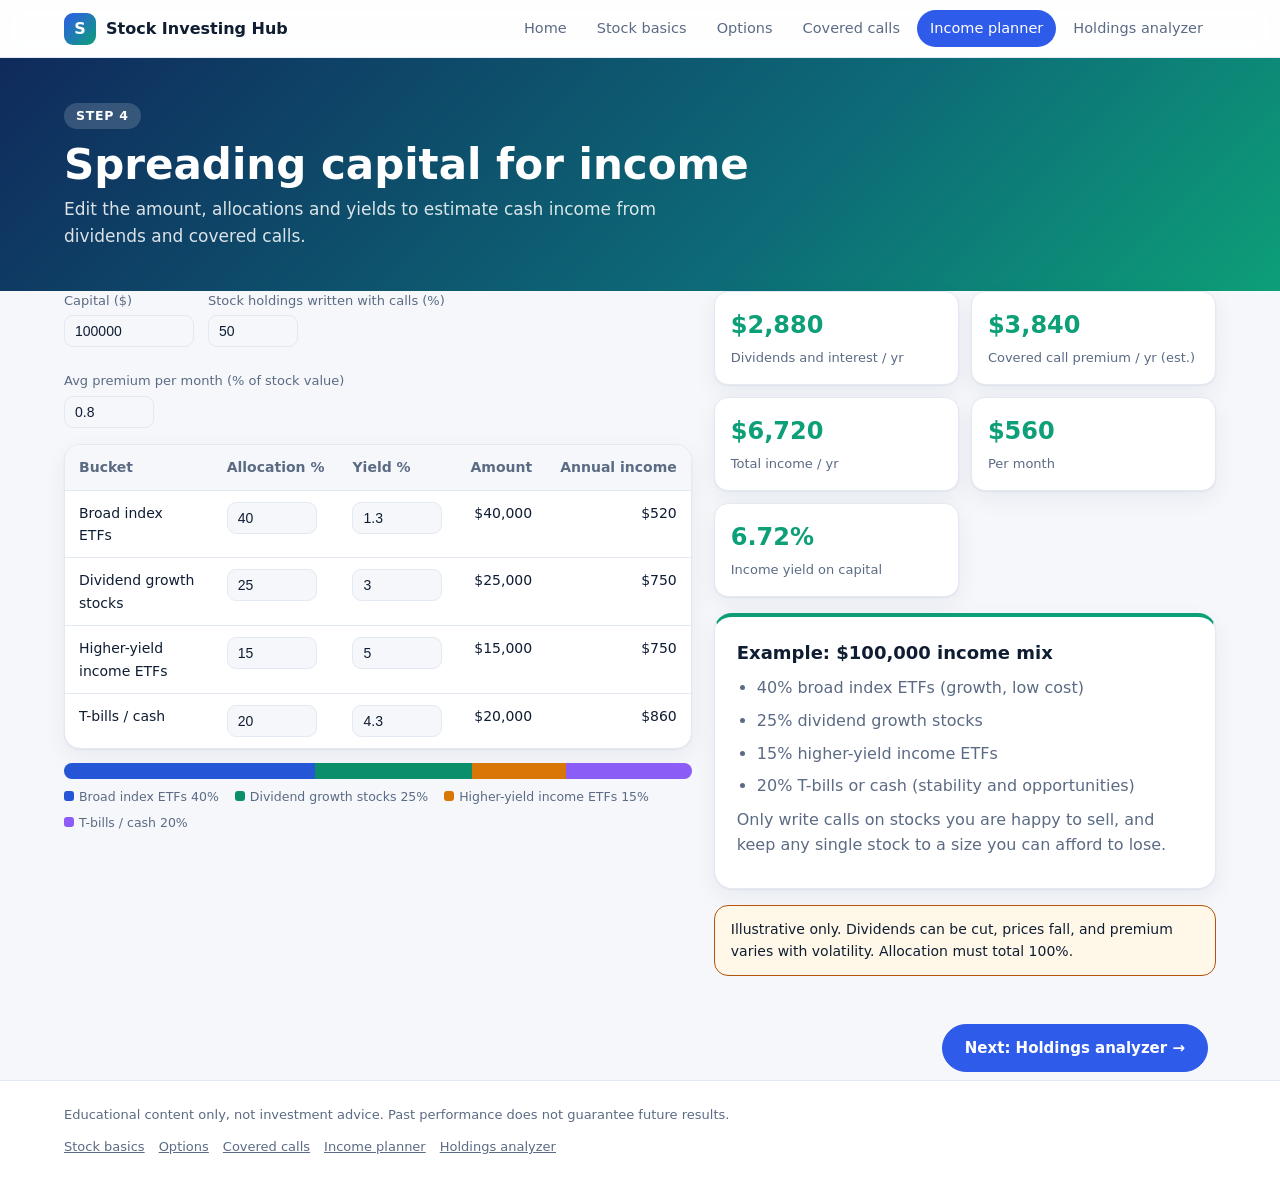
<file: site/planner.html>
<!DOCTYPE html>
<html lang="en"><head><meta charset="utf-8"><meta name="viewport" content="width=device-width, initial-scale=1, viewport-fit=cover"><title>Income planner | Stock Investing Hub</title><link rel="stylesheet" href="styles.css"></head><body>
<header class="site-head"><div class="wrap head-in"><a class="logo" href="index.html"><i>S</i><span>Stock Investing Hub</span></a><nav><a href="index.html">Home</a><a href="stocks.html">Stock basics</a><a href="options.html">Options</a><a href="covered-calls.html">Covered calls</a><a href="planner.html" aria-current="page">Income planner</a><a href="analyzer.html">Holdings analyzer</a></nav></div></header>
<section class="ph"><div class="wrap"><span class="kick">Step 4</span><h1>Spreading capital for income</h1><p>Edit the amount, allocations and yields to estimate cash income from dividends and covered calls.</p></div></section>
<main class="wrap"><div class="split"><div>
<div class="ctl"><label>Capital ($)<input type="number" id="cap" value="100000" step="1000" class="wide"></label><label>Stock holdings written with calls (%)<input type="number" id="cov" value="50"></label><label>Avg premium per month (% of stock value)<input type="number" id="prem" value="0.8" step="0.1"></label></div>
<div class="tw"><table id="alloc"></table></div><div class="bar" id="allocbar" aria-hidden="true"></div><div class="legend" id="alloclegend"></div></div>
<div><div class="kpis two" id="plankpi"></div>
<div class="card green"><h3>Example: $100,000 income mix</h3><ul><li>40% broad index ETFs (growth, low cost)</li><li>25% dividend growth stocks</li><li>15% higher-yield income ETFs</li><li>20% T-bills or cash (stability and opportunities)</li></ul><p>Only write calls on stocks you are happy to sell, and keep any single stock to a size you can afford to lose.</p></div>
<div class="warn">Illustrative only. Dividends can be cut, prices fall, and premium varies with volatility. Allocation must total 100%.</div></div></div><div class="next"><a class="btn" href="analyzer.html">Next: Holdings analyzer &rarr;</a></div></main>
<footer><div class="wrap"><span>Educational content only, not investment advice. Past performance does not guarantee future results.</span><span><a href="stocks.html">Stock basics</a><a href="options.html">Options</a><a href="covered-calls.html">Covered calls</a><a href="planner.html">Income planner</a><a href="analyzer.html">Holdings analyzer</a></span></div></footer><script src="planner.js"></script></body></html>
</file>
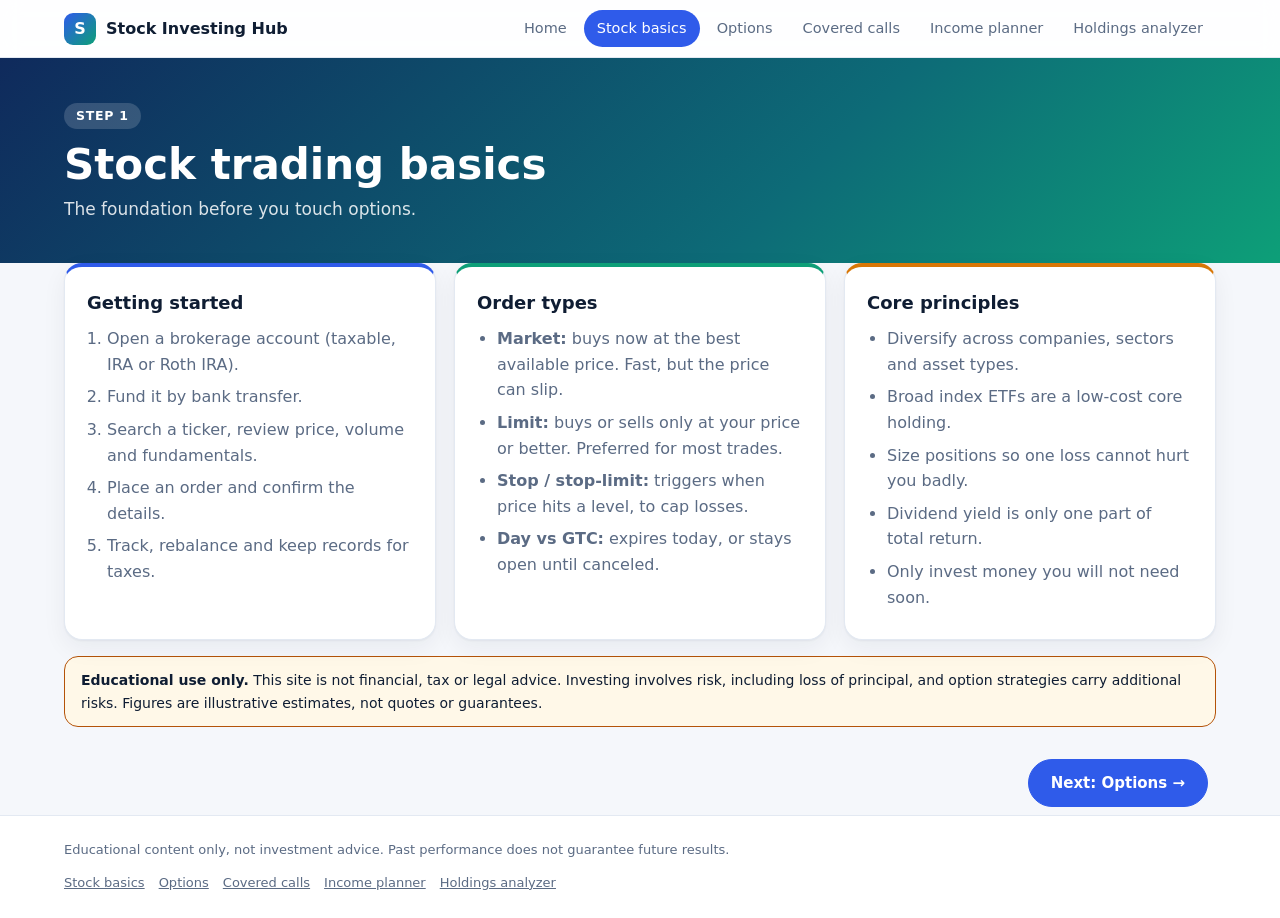
<file: site/stocks.html>
<!DOCTYPE html>
<html lang="en"><head><meta charset="utf-8"><meta name="viewport" content="width=device-width, initial-scale=1, viewport-fit=cover"><title>Stock basics | Stock Investing Hub</title><link rel="stylesheet" href="styles.css"></head><body>
<header class="site-head"><div class="wrap head-in"><a class="logo" href="index.html"><i>S</i><span>Stock Investing Hub</span></a><nav><a href="index.html">Home</a><a href="stocks.html" aria-current="page">Stock basics</a><a href="options.html">Options</a><a href="covered-calls.html">Covered calls</a><a href="planner.html">Income planner</a><a href="analyzer.html">Holdings analyzer</a></nav></div></header>
<section class="ph"><div class="wrap"><span class="kick">Step 1</span><h1>Stock trading basics</h1><p>The foundation before you touch options.</p></div></section>
<main class="wrap"><div class="grid g3">
<div class="card"><h3>Getting started</h3><ol><li>Open a brokerage account (taxable, IRA or Roth IRA).</li><li>Fund it by bank transfer.</li><li>Search a ticker, review price, volume and fundamentals.</li><li>Place an order and confirm the details.</li><li>Track, rebalance and keep records for taxes.</li></ol></div>
<div class="card green"><h3>Order types</h3><ul><li><b>Market:</b> buys now at the best available price. Fast, but the price can slip.</li><li><b>Limit:</b> buys or sells only at your price or better. Preferred for most trades.</li><li><b>Stop / stop-limit:</b> triggers when price hits a level, to cap losses.</li><li><b>Day vs GTC:</b> expires today, or stays open until canceled.</li></ul></div>
<div class="card amber"><h3>Core principles</h3><ul><li>Diversify across companies, sectors and asset types.</li><li>Broad index ETFs are a low-cost core holding.</li><li>Size positions so one loss cannot hurt you badly.</li><li>Dividend yield is only one part of total return.</li><li>Only invest money you will not need soon.</li></ul></div></div><div class="warn"><b>Educational use only.</b> This site is not financial, tax or legal advice. Investing involves risk, including loss of principal, and option strategies carry additional risks. Figures are illustrative estimates, not quotes or guarantees.</div><div class="next"><a class="btn" href="options.html">Next: Options &rarr;</a></div></main>
<footer><div class="wrap"><span>Educational content only, not investment advice. Past performance does not guarantee future results.</span><span><a href="stocks.html">Stock basics</a><a href="options.html">Options</a><a href="covered-calls.html">Covered calls</a><a href="planner.html">Income planner</a><a href="analyzer.html">Holdings analyzer</a></span></div></footer></body></html>
</file>
<file: site/styles.css>
:root{--bg:#f5f7fb;--card:#fff;--ink:#0f1d33;--mute:#5b6b84;--acc:#0d9f78;--acc2:#2f5bea;--line:#e3e9f2;--warn:#b45309;--warnbg:#fff8e8;--sh:0 1px 2px rgba(15,29,51,.05),0 8px 24px rgba(15,29,51,.06);
color-scheme:light dark;box-sizing:border-box;padding-top:env(safe-area-inset-top,0px);padding-bottom:env(safe-area-inset-bottom,0px)}
@media (prefers-color-scheme:dark){:root{--bg:#0a1220;--card:#121d33;--ink:#e8eefa;--mute:#9aaac6;--acc:#34d399;--acc2:#7ea2ff;--line:#233553;--warn:#fbbf24;--warnbg:#2b2210;--sh:0 1px 2px rgba(0,0,0,.3),0 8px 24px rgba(0,0,0,.25)}}
*{box-sizing:border-box}
body{margin:0;background:var(--bg);color:var(--ink);font-family:Inter,"SF Pro Text",system-ui,-apple-system,"Segoe UI",Roboto,sans-serif;line-height:1.6;min-height:100vh;display:flex;flex-direction:column}
a{color:var(--acc2)}
.wrap{width:100%;max-width:1200px;margin:0 auto;padding:0 24px}
.site-head{position:sticky;top:env(safe-area-inset-top,0px);z-index:10;background:color-mix(in srgb,var(--card) 88%,transparent);backdrop-filter:blur(10px);border-bottom:1px solid var(--line)}
.head-in{display:flex;align-items:center;gap:24px;padding-top:10px;padding-bottom:10px}
.logo{display:flex;align-items:center;gap:10px;font-weight:800;color:var(--ink);text-decoration:none;white-space:nowrap}
.logo i{width:32px;height:32px;border-radius:9px;background:linear-gradient(135deg,var(--acc2),var(--acc));color:#fff;display:grid;place-items:center;font-style:normal}
.site-head nav{display:flex;gap:4px;overflow-x:auto;margin-left:auto}
.site-head nav a{color:var(--mute);text-decoration:none;padding:7px 13px;border-radius:99px;font-size:14.5px;white-space:nowrap}
.site-head nav a:hover{background:var(--bg);color:var(--ink)}
.site-head nav a[aria-current="page"]{background:var(--acc2);color:#fff}
.ph,.hero{background:linear-gradient(135deg,#0f2a5c 0%,#0d6b77 62%,#0d9f78 100%);color:#fff}
.ph{padding:44px 0 40px}
.kick{display:inline-block;background:rgba(255,255,255,.16);border-radius:99px;padding:3px 12px;font-size:12.5px;letter-spacing:.06em;text-transform:uppercase;font-weight:600}
.ph h1{font-size:clamp(28px,4vw,42px);line-height:1.12;margin:12px 0 8px}
.ph p{margin:0;max-width:62ch;color:rgba(255,255,255,.85);font-size:17px}
.hero{padding:64px 0}
.hero .wrap{display:grid;grid-template-columns:1.2fr 1fr;gap:40px;align-items:center}
.hero h1{font-size:clamp(34px,5vw,56px);line-height:1.06;margin:14px 0}
.hero p{font-size:18px;color:rgba(255,255,255,.86);max-width:52ch;margin:0 0 22px}
.glass{background:rgba(255,255,255,.12);border:1px solid rgba(255,255,255,.25);border-radius:18px;padding:22px;backdrop-filter:blur(6px)}
.glass h3{margin:0 0 10px}
.glass ol{margin:0;padding-left:20px}
.glass li{margin-bottom:6px}
main{flex:1;padding-top:32px;padding-bottom:56px}
h2{font-size:26px;margin:0 0 6px}
h3{font-size:18px;margin:0 0 8px}
.sub{color:var(--mute);margin:0 0 20px}
.sec{margin-top:36px}
.btn{display:inline-block;background:#fff;color:#0f2a5c;border:1px solid #fff;border-radius:99px;padding:11px 22px;font-size:15px;font-weight:600;cursor:pointer;text-decoration:none;margin:0 8px 8px 0}
.btn.alt{background:transparent;color:inherit;border-color:currentColor}
main .btn{background:var(--acc2);color:#fff;border-color:var(--acc2)}
main .btn.alt{background:transparent;color:var(--acc2)}
.grid{display:grid;gap:18px}
.g2{grid-template-columns:repeat(2,1fr)}.g3{grid-template-columns:repeat(3,1fr)}
.card{background:var(--card);border:1px solid var(--line);border-radius:18px;padding:22px;box-shadow:var(--sh);border-top:4px solid var(--acc2)}
.card.green{border-top-color:var(--acc)}.card.amber{border-top-color:#d97706}
.card ul,.card ol{margin:6px 0 0;padding-left:20px;color:var(--mute)}
.card li{margin-bottom:7px}
.card p{margin:8px 0;color:var(--mute)}
.tile{display:block;background:var(--card);border:1px solid var(--line);border-radius:18px;padding:22px;box-shadow:var(--sh);text-decoration:none;color:var(--ink);transition:transform .15s,border-color .15s}
.tile:hover{transform:translateY(-3px);border-color:var(--acc2)}
.tile .ic{font-size:28px;display:block;margin-bottom:8px}
.tile p{margin:0;color:var(--mute);font-size:14.5px}
.tile b{color:var(--acc2);font-size:14px}
.next{display:flex;justify-content:flex-end;margin-top:32px}
.warn{background:var(--warnbg);border:1px solid var(--warn);border-radius:14px;padding:12px 16px;font-size:14px;margin:16px 0}
.warn.small{font-size:12.5px;padding:10px 12px}
.split{display:grid;gap:22px;grid-template-columns:1.25fr 1fr;align-items:start}
.split.side{grid-template-columns:330px 1fr}
.tw{overflow-x:auto;border:1px solid var(--line);border-radius:16px;background:var(--card);box-shadow:var(--sh)}
table{border-collapse:collapse;width:100%;font-size:14px}
th,td{padding:11px 14px;text-align:left;border-bottom:1px solid var(--line);vertical-align:top}
tr:last-child td{border-bottom:0}
th{color:var(--mute);font-weight:600;white-space:nowrap;background:var(--bg)}
td.n,th.n{text-align:right;white-space:nowrap}
input,select{background:var(--bg);color:var(--ink);border:1px solid var(--line);border-radius:9px;padding:7px 10px;font-size:14px;max-width:100%}
input:focus,select:focus{outline:2px solid var(--acc2);outline-offset:1px}
input[type=number]{width:90px}input.wide{width:130px}
label{display:flex;flex-direction:column;font-size:13px;color:var(--mute);gap:4px;margin-bottom:10px}
.ctl{display:flex;flex-wrap:wrap;gap:14px;align-items:end;margin-bottom:6px}
.kpis{display:grid;gap:12px;grid-template-columns:repeat(auto-fit,minmax(150px,1fr));margin-bottom:16px}
.kpis.two{grid-template-columns:1fr 1fr}
.kpi{background:var(--card);border:1px solid var(--line);border-radius:14px;padding:14px 16px;box-shadow:var(--sh)}
.kpi b{display:block;font-size:24px;color:var(--acc)}
.kpi span{font-size:13px;color:var(--mute)}
.pill{display:inline-block;padding:1px 9px;border-radius:99px;background:var(--bg);border:1px solid var(--line);font-size:12px;color:var(--mute)}
.bar{display:flex;height:16px;border-radius:9px;overflow:hidden;margin-top:14px;background:var(--line)}
.legend{display:flex;flex-wrap:wrap;gap:6px 16px;font-size:12.5px;color:var(--mute);margin-top:8px}
.legend i{display:inline-block;width:10px;height:10px;border-radius:3px;margin-right:5px}
.chart{width:100%;height:auto}
.chart .ax{stroke:var(--line);stroke-width:1}.chart .zero{stroke:var(--mute);stroke-width:1;stroke-dasharray:3 3}
.chart .stock{stroke:var(--mute);stroke-width:2;fill:none;stroke-dasharray:6 4}
.chart .cc{stroke:var(--acc);stroke-width:3;fill:none}
.chart text{fill:var(--mute);font-size:11px}.chart .lg{fill:var(--acc);font-weight:700}
.gapsm{margin-top:16px}
footer{background:var(--card);border-top:1px solid var(--line);padding:24px 0;color:var(--mute);font-size:13px}
footer .wrap{display:flex;flex-wrap:wrap;gap:12px 24px;justify-content:space-between}
footer a{color:var(--mute);margin-right:14px}
@media (max-width:900px){.g2,.g3,.hero .wrap,.split,.split.side{grid-template-columns:1fr}.wrap{padding:0 16px}.head-in{gap:10px}.logo span{display:none}.hero{padding:40px 0}}
[hidden]{display:none!important}
.seg{display:flex;flex-wrap:wrap;gap:6px;align-items:center;margin-bottom:20px}
.seg button{background:var(--card);border:1px solid var(--line);color:var(--mute);border-radius:99px;padding:8px 18px;font-size:14.5px;cursor:pointer}
.seg button[aria-selected="true"]{background:var(--acc2);border-color:var(--acc2);color:#fff;font-weight:600}
.seg .pill{margin-left:auto}
.r0{background:rgba(13,159,120,.14)}.r1{background:rgba(217,119,6,.2)}.r2{background:rgba(220,38,38,.22)}
.key{display:flex;gap:14px;font-size:12.5px;color:var(--mute);margin:10px 0}
.key i{display:inline-block;width:12px;height:12px;border-radius:3px;margin-right:5px;vertical-align:-1px}
.sub-tabs{display:flex;gap:6px;margin:6px 0 12px}
.sub-tabs button{background:none;border:0;border-bottom:3px solid transparent;color:var(--mute);padding:6px 12px;cursor:pointer;font-size:14.5px}
.sub-tabs button[aria-selected="true"]{color:var(--acc2);border-bottom-color:var(--acc2);font-weight:600}
.err{border-top-color:#dc2626}
.two-col{display:grid;grid-template-columns:1fr 1fr;gap:18px;margin-bottom:16px}
@media (max-width:900px){.two-col{grid-template-columns:1fr}.seg .pill{margin-left:0}}
.split>*,.two-col>*{min-width:0}
.holding{margin-bottom:18px;border-top-color:var(--acc)}
.hh{display:flex;flex-wrap:wrap;justify-content:space-between;gap:10px;margin-bottom:10px}
.hh h3{margin:0 0 4px;font-size:20px}.hh small{color:var(--mute);font-weight:400;font-size:14px}
.chips{display:flex;flex-wrap:wrap;gap:8px}
.chip{background:var(--bg);border:1px solid var(--line);border-radius:10px;padding:4px 10px;font-size:13px;color:var(--mute)}
.chip b{display:block;color:var(--ink);font-size:15px}
.holding p{margin:6px 0}
code{background:var(--bg);padding:1px 6px;border-radius:5px}
</file>
